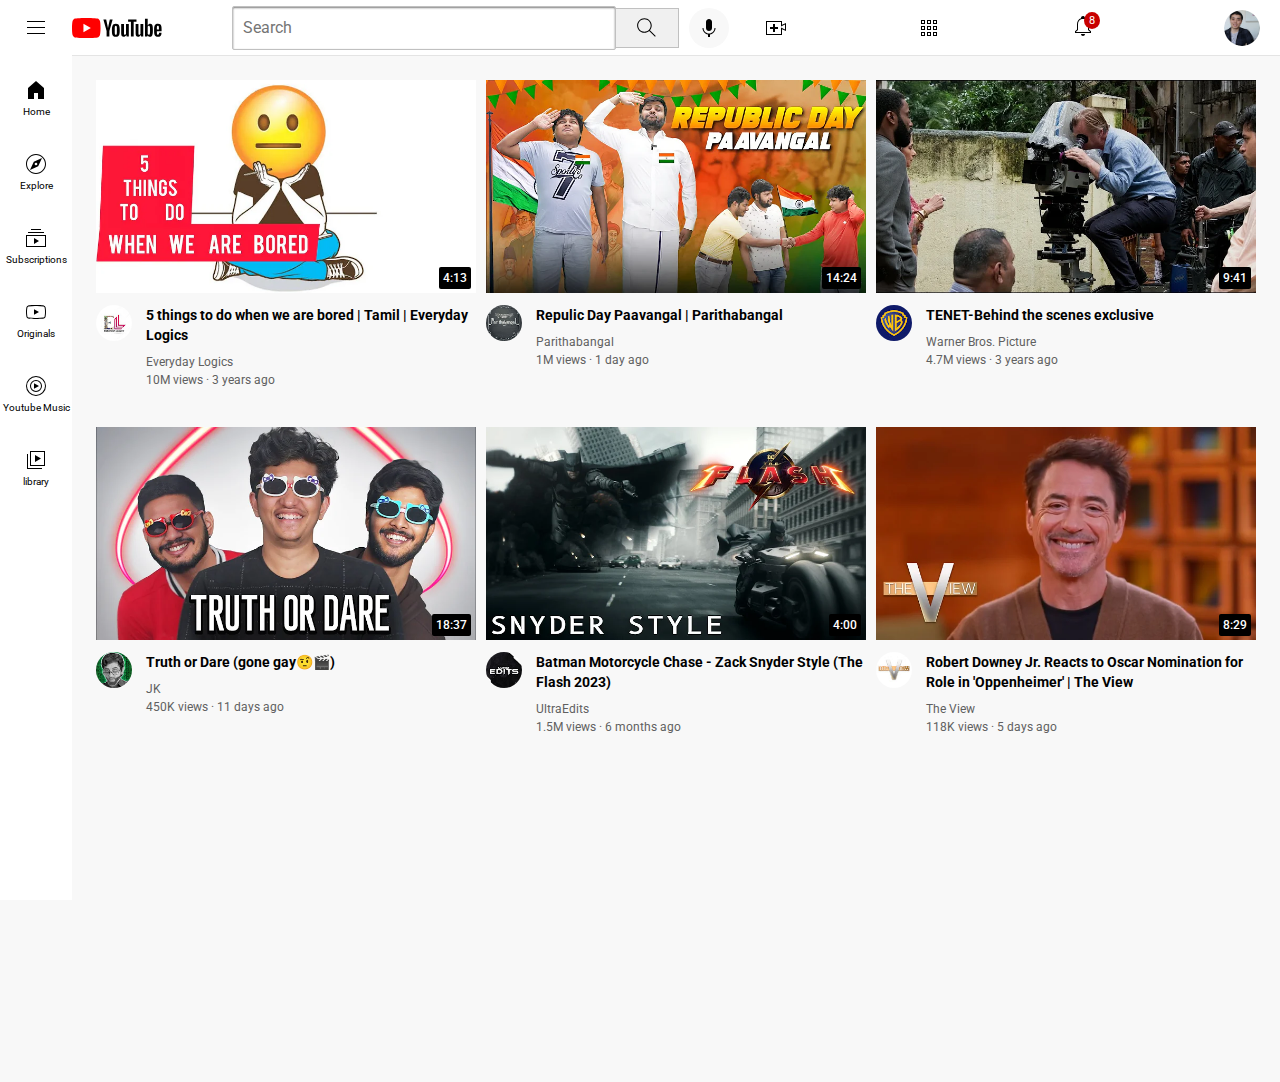
<file: index.html>
<!DOCTYPE html>
<html>
  <head>
    <title>YOUTUBE.com Clone</title>
    <link rel="preconnect" href="https://fonts.googleapis.com">
    <link rel="preconnect" href="https://fonts.gstatic.com" crossorigin>
    <link rel="stylesheet" href="https://fonts.googleapis.com/css2?family=Roboto:wght@400;500;700&display=swap" >
    <link rel="stylesheet" href="style/general.css">
    <link rel="stylesheet" href="style/video.css">
    <link rel="stylesheet" href="style/header.css">
    <link rel="stylesheet" href="style/sidebar.css">
  </head>
  <body>
    <div class="header">
      <div class="left-section">
        <img class="hamburger-menu"src="icons/hamburger-menu.svg">
        <img class ="youtube-logo"src="icons/youtube-logo.svg">
      </div>
      <div class="middle-section">
        <input class="search-bar"type="text" placeholder="Search">
        <button class="search-button">
          <img class="search-icon"src="icons/search.svg">
          <div class="tooltip">Search</div>
        </button>
        <button class="voice-search-button">
          <img class="voice-search-icon" src="icons/voice-search-icon.svg">
          <div class="tooltip">Search with your voice</div>
        </button>
      </div>
      <div class="right-section">
        <img class="upload-icon"src="icons/upload.svg">
        <img class="youtube-apps-icon"src="icons/youtube-apps.svg">
        <div class="notifications-icon-container">
          <img class="notifications-icon"src="icons/notifications.svg">
          <div class="notifications-count">
            8
          </div>
        </div>
        <img class="current-user-picture"src="channels-logo/my-channel.jpeg">
      </div>
    </div>
    <div class="side-bar">
      <div class="sidebar-link">
        <img src="icons/home.svg" >
        <div>Home</div>
      </div>
      <div class="sidebar-link">
        <img src="icons/explore.svg">
        <div>Explore</div>
      </div>
      <div class="sidebar-link">
        <img src="icons/subscriptions.svg">
        <div>Subscriptions</div>
      </div>
      <div class="sidebar-link">
        <img src="icons/originals.svg">
        <div>Originals</div>
      </div>
      <div class="sidebar-link">
        <img src="icons/youtube-music.svg">
        <div>Youtube Music</div>
      </div>
      <div class="sidebar-link">
        <img src="icons/library.svg">
        <div>library</div>
      </div>
    </div>
    <div class="video-grid">
      <div class="video-preview">
        <div class="thumbnail-row">
          <img class="thumbnail1" src="thumbnailss/el.webp">
          <div class="video-time">
            4:13
          </div>
        </div>
        <div class="video-info-grid">
          <div class="channel-picture">
            <img class="profile-picture"src="channels-logo/el-logo.jpg">
          </div>
          <div class="video-info">
            <p class="video-title"><strong>
              5 things to do when we are bored | Tamil | Everyday Logics</strong>
            </p>
            <p class="video-author">
              Everyday Logics
            </p>
            <p class="video-stats">
              10M views &#183 3 years ago
            </p>
          </div>
        </div>
      </div>
      <div class="video-preview">
        <div class="thumbnail-row">
          <img class="thumbnail1" src="thumbnailss/thumbnail1.webp">
          <div class="video-time">
            14:24
          </div>
        </div>
        <div class="video-info-grid">
          <div class="channel-picture">
            <img class="profile-picture"src="channels-logo/channels4_profile (1).jpg">
          </div>
          <div class="video-info">
            <p class="video-title"><strong>Repulic Day Paavangal | Parithabangal</strong>
            </p>
            <p class="video-author">Parithabangal
            </p>
            <p class="video-stats">1M views &#183 1 day ago
            </p>
          </div>
        </div>
      </div>
      <div class="video-preview">
        <div class="thumbnail-row">
          <img class="thumbnail2" src="thumbnailss/hq720.webp">
          <div class="video-time">
            9:41
          </div>
        </div>
        <div class="video-info-grid">
          <div class="channel-picture">
          <img class="profile-picture"src="channels-logo/channels4_profile.jpg">
          </div>
          <div class="video-info">
            <p class="video-title"><strong>TENET-Behind the scenes exclusive</strong></p>
            <p class="video-author">
            Warner Bros. Picture
            </p>
            <p class="video-stats">
            4.7M views &#183 3 years ago
            </p>
          </div>
        </div>
      </div>
      <div class="video-preview">
        <div class="thumbnail-row">
          <img class="thumbnail1" src="thumbnailss/jk.webp">
          <div class="video-time">
            18:37
          </div>
        </div>
        <div class="video-info-grid">
          <div class="channel-picture">
            <img class="profile-picture"src="channels-logo/jk-logo.jpg">
          </div>
          <div class="video-info">
            <p class="video-title"><strong>Truth or Dare (gone gay🤨🎬)</strong>
            </p>
            <p class="video-author">JK
            </p>
            <p class="video-stats">450K views &#183 11 days ago
            </p>
          </div>
        </div>
      </div>
      <div class="video-preview">
        <div class="thumbnail-row">
          <img class="thumbnail1" src="thumbnailss/snyder.webp">
          <div class="video-time">
            4:00
          </div>
        </div>
        <div class="video-info-grid">
          <div class="channel-picture">
            <img class="profile-picture"src="channels-logo/snyder-logo.jpg">
          </div>
          <div class="video-info">
            <p class="video-title"><strong>Batman Motorcycle Chase - Zack Snyder Style (The Flash 2023)</strong>
            </p>
            <p class="video-author">UltraEdits
            </p>
            <p class="video-stats">1.5M views &#183 6 months ago
            </p>
          </div>
        </div>
      </div>
      <div class="video-preview">
        <div class="thumbnail-row">
          <img class="thumbnail1" src="thumbnailss/robert.webp">
          <div class="video-time">
            8:29
          </div>
        </div>
        <div class="video-info-grid">
          <div class="channel-picture">
            <img class="profile-picture"src="channels-logo/robert-logo.jpg">
          </div>
          <div class="video-info">
            <p class="video-title"><strong>Robert Downey Jr. Reacts to Oscar Nomination for Role in 'Oppenheimer' | The View</strong>
            </p>
            <p class="video-author">The View
            </p>
            <p class="video-stats">118K views &#183 5 days ago
            </p>
          </div>
        </div>
      </div>
    </div>
  </body>
</html>
</file>
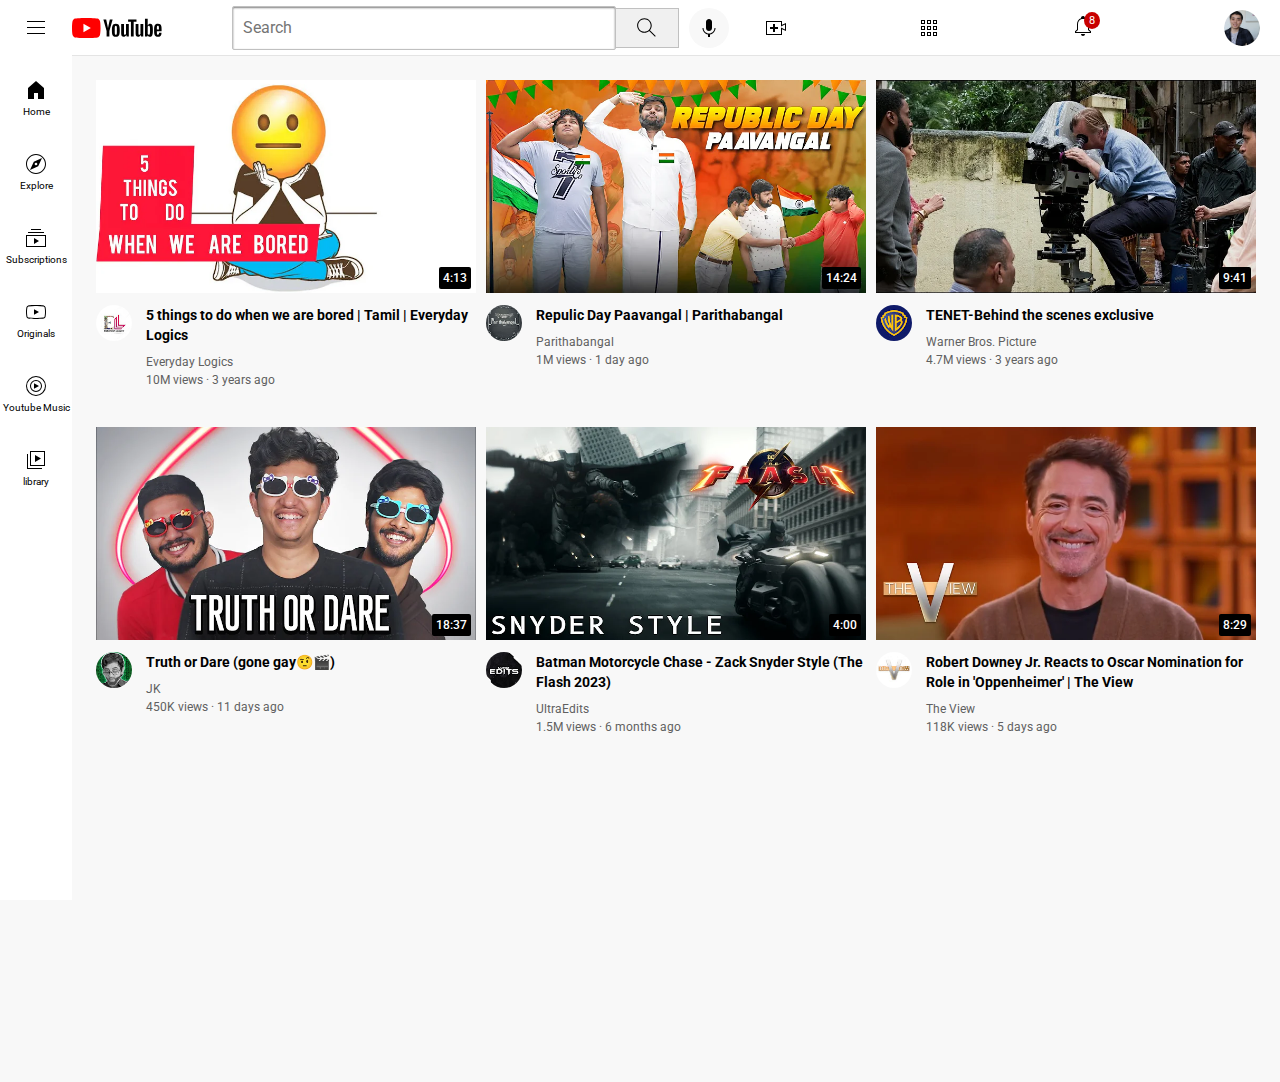
<file: youtube.html>
<!DOCTYPE html>
<html>
  <head>
    <title>YOUTUBE.com Clone</title>
    <link rel="preconnect" href="https://fonts.googleapis.com">
    <link rel="preconnect" href="https://fonts.gstatic.com" crossorigin>
    <link rel="stylesheet" href="https://fonts.googleapis.com/css2?family=Roboto:wght@400;500;700&display=swap" >
    <link rel="stylesheet" href="style/general.css">
    <link rel="stylesheet" href="style/video.css">
    <link rel="stylesheet" href="style/header.css">
    <link rel="stylesheet" href="style/sidebar.css">
  </head>
  <body>
    <div class="header">
      <div class="left-section">
        <img class="hamburger-menu"src="icons/hamburger-menu.svg">
        <img class ="youtube-logo"src="icons/youtube-logo.svg">
      </div>
      <div class="middle-section">
        <input class="search-bar"type="text" placeholder="Search">
        <button class="search-button">
          <img class="search-icon"src="icons/search.svg">
          <div class="tooltip">Search</div>
        </button>
        <button class="voice-search-button">
          <img class="voice-search-icon" src="icons/voice-search-icon.svg">
          <div class="tooltip">Search with your voice</div>
        </button>
      </div>
      <div class="right-section">
        <img class="upload-icon"src="icons/upload.svg">
        <img class="youtube-apps-icon"src="icons/youtube-apps.svg">
        <div class="notifications-icon-container">
          <img class="notifications-icon"src="icons/notifications.svg">
          <div class="notifications-count">
            8
          </div>
        </div>
        <img class="current-user-picture"src="channels-logo/my-channel.jpeg">
      </div>
    </div>
    <div class="side-bar">
      <div class="sidebar-link">
        <img src="icons/home.svg" >
        <div>Home</div>
      </div>
      <div class="sidebar-link">
        <img src="icons/explore.svg">
        <div>Explore</div>
      </div>
      <div class="sidebar-link">
        <img src="icons/subscriptions.svg">
        <div>Subscriptions</div>
      </div>
      <div class="sidebar-link">
        <img src="icons/originals.svg">
        <div>Originals</div>
      </div>
      <div class="sidebar-link">
        <img src="icons/youtube-music.svg">
        <div>Youtube Music</div>
      </div>
      <div class="sidebar-link">
        <img src="icons/library.svg">
        <div>library</div>
      </div>
    </div>
    <div class="video-grid">
      <div class="video-preview">
        <div class="thumbnail-row">
          <img class="thumbnail1" src="thumbnailss/el.webp">
          <div class="video-time">
            4:13
          </div>
        </div>
        <div class="video-info-grid">
          <div class="channel-picture">
            <img class="profile-picture"src="channels-logo/el-logo.jpg">
          </div>
          <div class="video-info">
            <p class="video-title"><strong>
              5 things to do when we are bored | Tamil | Everyday Logics</strong>
            </p>
            <p class="video-author">
              Everyday Logics
            </p>
            <p class="video-stats">
              10M views &#183 3 years ago
            </p>
          </div>
        </div>
      </div>
      <div class="video-preview">
        <div class="thumbnail-row">
          <img class="thumbnail1" src="thumbnailss/thumbnail1.webp">
          <div class="video-time">
            14:24
          </div>
        </div>
        <div class="video-info-grid">
          <div class="channel-picture">
            <img class="profile-picture"src="channels-logo/channels4_profile (1).jpg">
          </div>
          <div class="video-info">
            <p class="video-title"><strong>Repulic Day Paavangal | Parithabangal</strong>
            </p>
            <p class="video-author">Parithabangal
            </p>
            <p class="video-stats">1M views &#183 1 day ago
            </p>
          </div>
        </div>
      </div>
      <div class="video-preview">
        <div class="thumbnail-row">
          <img class="thumbnail2" src="thumbnailss/hq720.webp">
          <div class="video-time">
            9:41
          </div>
        </div>
        <div class="video-info-grid">
          <div class="channel-picture">
          <img class="profile-picture"src="channels-logo/channels4_profile.jpg">
          </div>
          <div class="video-info">
            <p class="video-title"><strong>TENET-Behind the scenes exclusive</strong></p>
            <p class="video-author">
            Warner Bros. Picture
            </p>
            <p class="video-stats">
            4.7M views &#183 3 years ago
            </p>
          </div>
        </div>
      </div>
      <div class="video-preview">
        <div class="thumbnail-row">
          <img class="thumbnail1" src="thumbnailss/jk.webp">
          <div class="video-time">
            18:37
          </div>
        </div>
        <div class="video-info-grid">
          <div class="channel-picture">
            <img class="profile-picture"src="channels-logo/jk-logo.jpg">
          </div>
          <div class="video-info">
            <p class="video-title"><strong>Truth or Dare (gone gay🤨🎬)</strong>
            </p>
            <p class="video-author">JK
            </p>
            <p class="video-stats">450K views &#183 11 days ago
            </p>
          </div>
        </div>
      </div>
      <div class="video-preview">
        <div class="thumbnail-row">
          <img class="thumbnail1" src="thumbnailss/snyder.webp">
          <div class="video-time">
            4:00
          </div>
        </div>
        <div class="video-info-grid">
          <div class="channel-picture">
            <img class="profile-picture"src="channels-logo/snyder-logo.jpg">
          </div>
          <div class="video-info">
            <p class="video-title"><strong>Batman Motorcycle Chase - Zack Snyder Style (The Flash 2023)</strong>
            </p>
            <p class="video-author">UltraEdits
            </p>
            <p class="video-stats">1.5M views &#183 6 months ago
            </p>
          </div>
        </div>
      </div>
      <div class="video-preview">
        <div class="thumbnail-row">
          <img class="thumbnail1" src="thumbnailss/robert.webp">
          <div class="video-time">
            8:29
          </div>
        </div>
        <div class="video-info-grid">
          <div class="channel-picture">
            <img class="profile-picture"src="channels-logo/robert-logo.jpg">
          </div>
          <div class="video-info">
            <p class="video-title"><strong>Robert Downey Jr. Reacts to Oscar Nomination for Role in 'Oppenheimer' | The View</strong>
            </p>
            <p class="video-author">The View
            </p>
            <p class="video-stats">118K views &#183 5 days ago
            </p>
          </div>
        </div>
      </div>
    </div>
  </body>
</html>
</file>
<file: style/general.css>
p{
  font-family: Roboto, Arial;
  margin-top: 0;
  margin-bottom: 0;
}
body{
  margin:0;
  padding-top: 80px;
  padding-left: 96px;
  padding-right: 24px;
  background-color: rgb(248,248,248);
}
</file>
<file: style/video.css>
.thumbnail1,.thumbnail2{
  width: 100%;
}
.profile-picture{
  width: 36px;
  border-radius: 50%;
}
.video-title{
  margin-top:0;
  font-size: 14px;
  font-weight: 500;
  line-height: 20px;
  margin-bottom: 10px;
}
.thumbnail-row{
  margin-bottom: 8px;
  position: relative;
}
.video-author,.video-stats{
  font-size: 12px;
  color:rgb(96,96,96);
}
.video-author{
  margin-bottom: 4px;
}
.video-info-grid{
  display: grid;
  grid-template-columns: 50px 1fr;
}
.video-grid{
  display: grid;
  grid-template-columns: 1fr 1fr 1fr;
  grid-template-rows: 1fr 1fr 1fr;
  column-gap: 10px;
  row-gap: 40px;
}
.video-time{
  background-color: black;
  font-family: Roboto, Arial;
  font-weight: 500;
  font-size: 12px;
  border-radius: 2px;
  padding-left: 4px;
  padding-top: 4px;
  padding-bottom: 4px;
  padding-right: 4px;
  color: white;
  bottom: 8px;
  right: 5px;
  position: absolute;
}
</file>
<file: style/header.css>
.header{
  height: 55px;
  display: flex;
  flex-direction: row;
  justify-content: space-between;
  position: fixed;
  left: 0;
  right: 0;
  top: 0;
  background-color: white;
  border-bottom-width: 1px;
  border-bottom-style: solid;
  border-bottom-color: rgb(228,228,228);
  z-index: 100;
}
.left-section{
  display: flex;
  align-items: center;
}
.hamburger-menu{
  height: 24px;
  margin-left: 24px;
  margin-right: 24px;
}
.youtube-logo{
  height: 20px;
}
.voice-search-button{
  height: 40px;
  width: 40px;
  border-radius: 50%;
  border: none;
  background-color: rgb(248,248,248);
}
.voice-search-icon{
  height: 24px;
}
.search-button{
  height: 40px;
  width: 64px;
  background-color: rgb(240,240,240);
  border-width: 1px;
  border-style: solid;
  border-color: rgb(192,192,192);
  margin-left: -1px;
  margin-right: 10px;
}
.search-button,.voice-search-button{
  position: relative;
  display: flex;
  justify-content: center;
  align-items: center;

}
.search-button .tooltip,.voice-search-button .tooltip{
  position: absolute;
  background-color: gray;
  color: black;
  padding-left: 8px;
  padding-right: 8px;
  padding-top: 8px;
  padding-bottom: 8px;
  border-radius: 2px;
  font-size: 12px;
  bottom: -30px;
  opacity: 0;
  transition: opacity 0.15s;
  pointer-events: none;
  white-space: nowrap;
  cursor: pointer;
}
.search-button:hover.tooltip,
.search-button:hover.tooltip{
  opacity: 1;
}
.search-icon{
  height: 25px;
}
.search-bar{
  flex: 1;
  height: 40px;
  padding-left: 10px;
  font-size: 16px;
  border-style: solid;
  border-width: 1px;
  border-color: rgb(192,192,192);
  border-radius: 2px;
  box-shadow: inset 0px 1px 2px 
  rgba(0,0,0,0.5);
  width: 0;
}
.search-bar::placeholder{
  font-family: Roboto, Arial;
  font-size: 16px;
}
.middle-section{
  display: flex;
  align-items: center;
  flex: 1;
  margin-left: 70px;
  margin-right: 35px;
  max-width: 500px;
}
.right-section{
  display: flex;
  flex:1;
  align-items: center;
  justify-content: space-between;
  width: 180px;
  margin-right: 20px;
  flex-shrink: 0;
}
.upload-icon{
  height: 24px;
}
.notifications-icon{
  height: 24px;
}
.youtube-apps-icon{
  height: 24px;
}
.current-user-picture{
  height: 36px;
  border-radius: 50%;
}
.notifications-icon-container{
  position: relative;
}
.notifications-count{
  position: absolute;
  background-color: rgb(200,0,0);
  color: white;
  font-family: Roboto,Arial;
  font-size: 11px;
  padding-left: 5px;
  padding-right: 5px;
  padding-top: 2px;
  padding-bottom: 2px;
  top: -2px;
  right: -5px;
  border-radius: 50%;
}
</file>
<file: style/sidebar.css>
.side-bar{
  position: fixed;
  left: 0;
  bottom: 0;
  top: 55px;
  background-color: white;
  width: 72px;
  z-index: 200;
  padding-top: 5px;
}
.sidebar-link{
  height: 74px;
  display: flex;
  justify-content: center;
  align-items: center;
  flex-direction: column;
  cursor: pointer;
}
.sidebar-link:hover{
  background-color: rgb(235,235,235);
}
.sidebar-link img{
  height: 24px;
  margin-bottom: 4px;
}
.sidebar-link div{
  font-family: Roboto,Arial;
  font-size: 10px;
}
</file>
